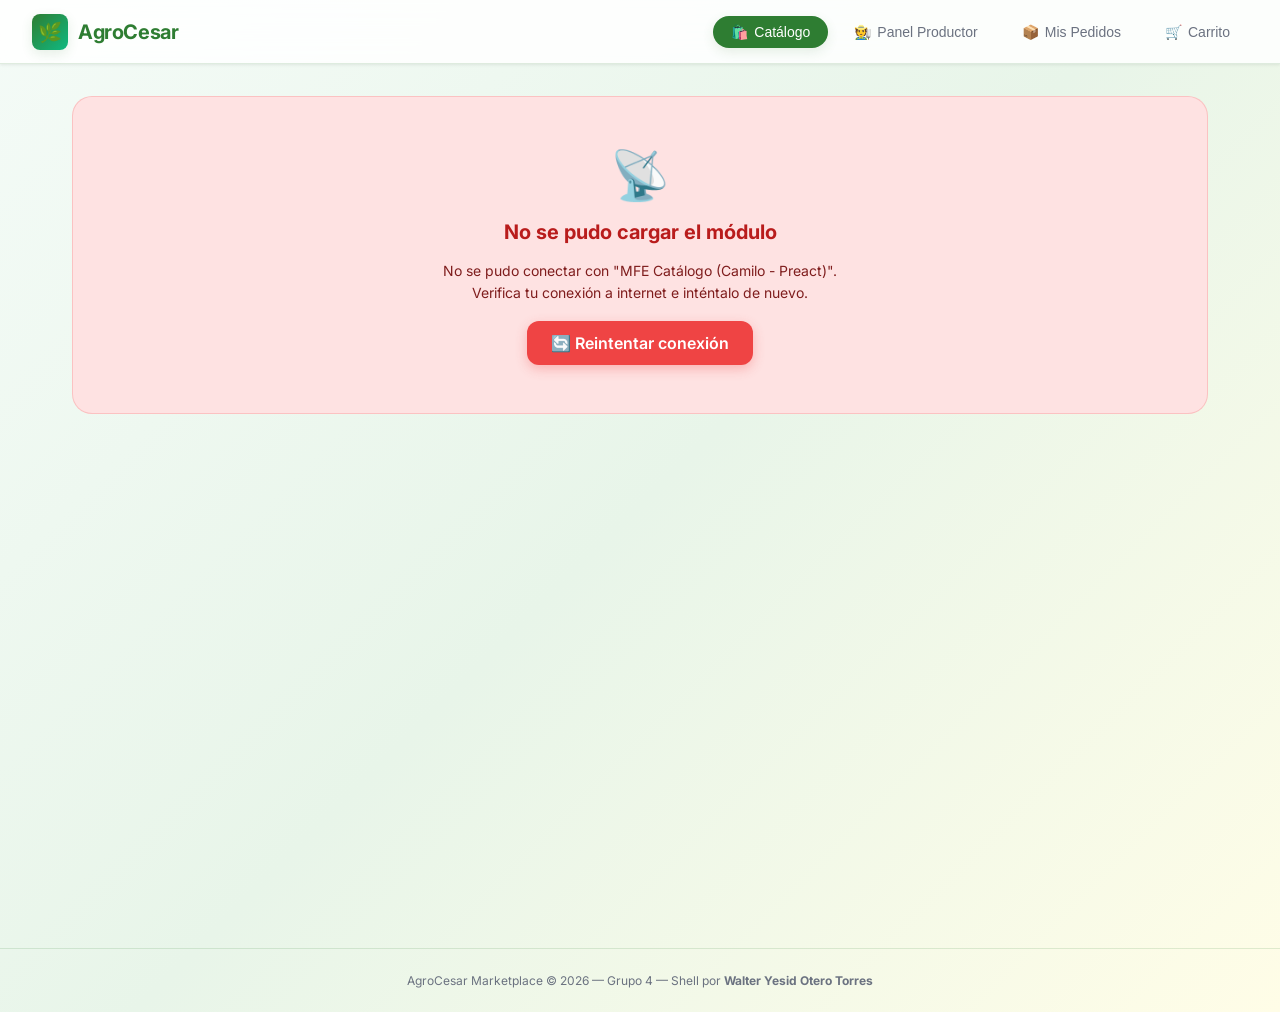
<file: index.html>
<!DOCTYPE html>
<html lang="es">
<head>
  <meta charset="UTF-8">
  <meta name="viewport" content="width=device-width, initial-scale=1.0">
  <title>AgroCesar Marketplace — Del campo a tu mesa</title>
  <meta name="description" content="AgroCesar Marketplace: Plataforma agrícola que conecta productores con compradores de forma directa, segura y sin intermediarios.">

  <!-- ── Sistema de Diseño (tokens del Shell) ─────────── -->
  <link rel="stylesheet" href="tokens.css">

  <style>
    /* ── Reset & Base ───────────────────────────────── */
    *, *::before, *::after { box-sizing: border-box; margin: 0; padding: 0; }

    body {
      font-family: var(--agro-fuente);
      background: var(--agro-fondo-gradiente);
      min-height: 100vh;
      color: var(--agro-texto-principal);
      overflow-x: hidden;
    }

    /* ── Navbar ─────────────────────────────────────── */
    #agro-navbar {
      position: sticky;
      top: 0;
      z-index: var(--agro-z-nav);
      background: rgba(255,255,255,0.85);
      backdrop-filter: blur(16px);
      -webkit-backdrop-filter: blur(16px);
      border-bottom: 1px solid var(--agro-borde);
      box-shadow: var(--agro-sombra-sm);
      padding: 0 var(--agro-espaciado-xl);
      height: 64px;
      display: flex;
      align-items: center;
      justify-content: space-between;
      gap: var(--agro-espaciado-md);
    }

    .agro-logo {
      display: flex;
      align-items: center;
      gap: 10px;
      text-decoration: none;
      color: var(--agro-primario);
      font-weight: 700;
      font-size: var(--agro-fuente-size-xl);
      letter-spacing: -0.02em;
      transition: opacity var(--agro-transition-fast);
    }
    .agro-logo:hover { opacity: 0.85; }
    .agro-logo-icon {
      width: 36px; height: 36px;
      background: linear-gradient(135deg, var(--agro-primario), var(--agro-exito));
      border-radius: var(--agro-borde-radius-sm);
      display: flex; align-items: center; justify-content: center;
      color: white; font-size: 1.2rem;
      box-shadow: var(--agro-sombra-md);
    }

    .agro-nav-links {
      display: flex;
      gap: var(--agro-espaciado-sm);
      list-style: none;
    }

    .agro-nav-link {
      display: flex;
      align-items: center;
      gap: 6px;
      padding: 8px 18px;
      border-radius: var(--agro-borde-radius-full);
      text-decoration: none;
      font-size: var(--agro-fuente-size-sm);
      font-weight: 500;
      color: var(--agro-texto-secundario);
      transition: all var(--agro-transition-fast);
      cursor: pointer;
      border: none;
      background: transparent;
    }
    .agro-nav-link:hover {
      background: var(--agro-primario-light);
      color: var(--agro-primario);
    }
    .agro-nav-link.active {
      background: var(--agro-primario);
      color: white;
      box-shadow: var(--agro-sombra-md);
    }

    /* Indicador de estado en la nav */
    .agro-nav-badge {
      display: none;
      align-items: center;
      justify-content: center;
      min-width: 18px; height: 18px;
      padding: 0 5px;
      background: var(--agro-secundario);
      color: var(--agro-texto-principal);
      border-radius: 9999px;
      font-size: 10px;
      font-weight: 700;
    }
    .agro-nav-badge.visible { display: inline-flex; }

    /* ── Panel lateral del Carrito ──────────────────── */
    #agro-carrito-overlay {
      position: fixed;
      inset: 0;
      background: rgba(0,0,0,0.35);
      z-index: calc(var(--agro-z-modal) - 1);
      opacity: 0;
      pointer-events: none;
      transition: opacity var(--agro-transition);
    }
    #agro-carrito-overlay.visible {
      opacity: 1;
      pointer-events: all;
    }
    #agro-carrito-panel {
      position: fixed;
      top: 0; right: 0;
      width: min(440px, 95vw);
      height: 100dvh;
      background: white;
      box-shadow: -8px 0 32px rgba(0,0,0,0.15);
      z-index: var(--agro-z-modal);
      display: flex;
      flex-direction: column;
      transform: translateX(110%);
      transition: transform var(--agro-transition) cubic-bezier(0.4,0,0.2,1);
      border-left: 1px solid var(--agro-borde);
    }
    #agro-carrito-panel.visible {
      transform: translateX(0);
    }
    #agro-carrito-header-bar {
      display: flex;
      align-items: center;
      justify-content: space-between;
      padding: var(--agro-espaciado-md) var(--agro-espaciado-lg);
      border-bottom: 1px solid var(--agro-borde);
      background: var(--agro-primario-light);
      flex-shrink: 0;
    }
    #agro-carrito-header-bar h2 {
      font-size: var(--agro-fuente-size-lg);
      font-weight: 700;
      color: var(--agro-primario);
      display: flex;
      align-items: center;
      gap: 8px;
    }
    #agro-carrito-close {
      background: none;
      border: none;
      font-size: 1.5rem;
      cursor: pointer;
      color: var(--agro-texto-secundario);
      padding: 4px 8px;
      border-radius: var(--agro-borde-radius-sm);
      transition: all var(--agro-transition-fast);
    }
    #agro-carrito-close:hover {
      background: var(--agro-error-light);
      color: var(--agro-error);
    }
    #agro-carrito-content {
      flex: 1;
      overflow-y: auto;
      padding: var(--agro-espaciado-lg);
    }

    /* ── Main Content Area ──────────────────────────── */
    #agro-main {
      min-height: calc(100vh - 64px);
      padding: var(--agro-espaciado-xl);
      max-width: 1200px;
      margin: 0 auto;
    }

    /* ── Contenedor del MFE activo ──────────────────── */
    #agro-mfe-container {
      width: 100%;
      min-height: 400px;
      position: relative;
    }

    /* ── Pantalla de bienvenida ─────────────────────── */
    #agro-welcome {
      display: flex;
      flex-direction: column;
      align-items: center;
      justify-content: center;
      text-align: center;
      padding: var(--agro-espaciado-2xl) var(--agro-espaciado-md);
      gap: var(--agro-espaciado-lg);
    }
    .agro-welcome-badge {
      display: inline-flex;
      align-items: center;
      gap: 8px;
      padding: 8px 18px;
      background: var(--agro-primario-light);
      color: var(--agro-primario);
      border-radius: var(--agro-borde-radius-full);
      font-size: var(--agro-fuente-size-sm);
      font-weight: 600;
      border: 1px solid rgba(46,125,50,0.2);
    }
    .agro-welcome-title {
      font-size: clamp(2rem, 5vw, 3.5rem);
      font-weight: 800;
      letter-spacing: -0.04em;
      line-height: 1.1;
      background: linear-gradient(135deg, var(--agro-primario) 0%, var(--agro-exito) 50%, var(--agro-secundario) 100%);
      -webkit-background-clip: text;
      -webkit-text-fill-color: transparent;
      background-clip: text;
    }
    .agro-welcome-subtitle {
      font-size: var(--agro-fuente-size-lg);
      color: var(--agro-texto-secundario);
      max-width: 520px;
      line-height: 1.6;
    }
    .agro-welcome-cta {
      display: flex;
      gap: var(--agro-espaciado-md);
      flex-wrap: wrap;
      justify-content: center;
    }
    .agro-btn-primary {
      display: inline-flex;
      align-items: center;
      gap: 8px;
      padding: 14px 28px;
      background: var(--agro-primario);
      color: white;
      border: none;
      border-radius: var(--agro-borde-radius);
      font-size: var(--agro-fuente-size-md);
      font-weight: 600;
      font-family: var(--agro-fuente);
      cursor: pointer;
      transition: all var(--agro-transition-fast);
      box-shadow: var(--agro-sombra-md);
      text-decoration: none;
    }
    .agro-btn-primary:hover {
      background: var(--agro-primario-hover);
      transform: translateY(-1px);
      box-shadow: var(--agro-sombra-lg);
    }
    .agro-btn-secondary {
      display: inline-flex;
      align-items: center;
      gap: 8px;
      padding: 14px 28px;
      background: white;
      color: var(--agro-primario);
      border: 1.5px solid var(--agro-borde);
      border-radius: var(--agro-borde-radius);
      font-size: var(--agro-fuente-size-md);
      font-weight: 600;
      font-family: var(--agro-fuente);
      cursor: pointer;
      transition: all var(--agro-transition-fast);
      text-decoration: none;
    }
    .agro-btn-secondary:hover {
      background: var(--agro-primario-light);
      border-color: var(--agro-primario);
      transform: translateY(-1px);
    }

    /* Feature cards en welcome */
    .agro-feature-grid {
      display: grid;
      grid-template-columns: repeat(auto-fit, minmax(200px, 1fr));
      gap: var(--agro-espaciado-md);
      width: 100%;
      max-width: 700px;
    }
    .agro-feature-card {
      background: white;
      border: 1px solid var(--agro-borde);
      border-radius: var(--agro-borde-radius);
      padding: var(--agro-espaciado-lg);
      text-align: left;
      box-shadow: var(--agro-sombra-sm);
      transition: all var(--agro-transition);
    }
    .agro-feature-card:hover {
      box-shadow: var(--agro-sombra-md);
      transform: translateY(-2px);
      border-color: var(--agro-primario);
    }
    .agro-feature-icon { font-size: 2rem; margin-bottom: 8px; }
    .agro-feature-title { font-weight: 600; font-size: var(--agro-fuente-size-md); margin-bottom: 4px; }
    .agro-feature-desc { font-size: var(--agro-fuente-size-sm); color: var(--agro-texto-secundario); line-height: 1.5; }

    /* ── Spinner de carga ───────────────────────────── */
    #agro-loader {
      display: none;
      flex-direction: column;
      align-items: center;
      justify-content: center;
      gap: var(--agro-espaciado-md);
      padding: var(--agro-espaciado-2xl);
    }
    #agro-loader.visible { display: flex; }
    .agro-spinner {
      width: 48px; height: 48px;
      border: 4px solid var(--agro-primario-light);
      border-top-color: var(--agro-primario);
      border-radius: 50%;
      animation: agro-spin 0.8s linear infinite;
    }
    @keyframes agro-spin { to { transform: rotate(360deg); } }
    .agro-loader-text {
      font-size: var(--agro-fuente-size-sm);
      color: var(--agro-texto-secundario);
      font-weight: 500;
    }

    /* ── Panel de Error / Resiliencia ───────────────── */
    #agro-error-panel {
      display: none;
      flex-direction: column;
      align-items: center;
      justify-content: center;
      gap: var(--agro-espaciado-md);
      padding: var(--agro-espaciado-2xl);
      background: var(--agro-error-light);
      border: 1px solid rgba(239,68,68,0.2);
      border-radius: var(--agro-borde-radius-lg);
      text-align: center;
    }
    #agro-error-panel.visible { display: flex; }
    .agro-error-icon { font-size: 3rem; }
    .agro-error-title {
      font-size: var(--agro-fuente-size-xl);
      font-weight: 700;
      color: #b91c1c;
    }
    .agro-error-msg {
      font-size: var(--agro-fuente-size-sm);
      color: #7f1d1d;
      max-width: 420px;
      line-height: 1.6;
    }
    .agro-btn-retry {
      display: inline-flex;
      align-items: center;
      gap: 8px;
      padding: 12px 24px;
      background: #ef4444;
      color: white;
      border: none;
      border-radius: var(--agro-borde-radius);
      font-size: var(--agro-fuente-size-md);
      font-weight: 600;
      font-family: var(--agro-fuente);
      cursor: pointer;
      transition: all var(--agro-transition-fast);
      box-shadow: 0 4px 12px rgba(239,68,68,0.3);
    }
    .agro-btn-retry:hover {
      background: #dc2626;
      transform: translateY(-1px);
    }

    /* ── Toast / Notificaciones Globales ────────────── */
    #agro-toast-container {
      position: fixed;
      bottom: 24px;
      right: 24px;
      z-index: var(--agro-z-toast);
      display: flex;
      flex-direction: column;
      gap: 10px;
      pointer-events: none;
    }

    .agro-toast {
      display: flex;
      align-items: center;
      gap: 12px;
      padding: 14px 20px;
      background: white;
      border-radius: var(--agro-borde-radius);
      box-shadow: var(--agro-sombra-lg);
      border-left: 4px solid var(--agro-primario);
      font-size: var(--agro-fuente-size-sm);
      font-weight: 500;
      color: var(--agro-texto-principal);
      min-width: 280px;
      max-width: 380px;
      pointer-events: all;
      animation: agro-toast-in 0.3s cubic-bezier(0.34, 1.56, 0.64, 1);
    }
    .agro-toast.saliendo {
      animation: agro-toast-out 0.3s ease forwards;
    }
    .agro-toast-icon { font-size: 1.4rem; flex-shrink: 0; }
    .agro-toast-content { flex: 1; }
    .agro-toast-title { font-weight: 700; margin-bottom: 2px; }
    .agro-toast-msg { color: var(--agro-texto-secundario); font-size: var(--agro-fuente-size-xs); }

    /* Variantes de color del toast */
    .agro-toast.exito  { border-left-color: var(--agro-exito); }
    .agro-toast.advertencia { border-left-color: var(--agro-advertencia); }
    .agro-toast.error  { border-left-color: var(--agro-error); }
    .agro-toast.info   { border-left-color: var(--agro-info); }

    @keyframes agro-toast-in {
      from { opacity: 0; transform: translateX(120%); }
      to   { opacity: 1; transform: translateX(0); }
    }
    @keyframes agro-toast-out {
      from { opacity: 1; transform: translateX(0); }
      to   { opacity: 0; transform: translateX(120%); }
    }

    /* ── Footer ─────────────────────────────────────── */
    #agro-footer {
      text-align: center;
      padding: var(--agro-espaciado-lg);
      font-size: var(--agro-fuente-size-xs);
      color: var(--agro-texto-secundario);
      border-top: 1px solid var(--agro-borde);
      margin-top: var(--agro-espaciado-2xl);
    }

    /* ── Responsive ─────────────────────────────────── */
    @media (max-width: 640px) {
      #agro-navbar { padding: 0 var(--agro-espaciado-md); }
      #agro-main { padding: var(--agro-espaciado-md); }
      .agro-nav-link span { display: none; }
      #agro-toast-container { right: 12px; bottom: 12px; }
      .agro-toast { min-width: unset; width: calc(100vw - 24px); }
    }
  </style>
</head>
<body>

  <!-- ══════════════════════════════════════════════════
       NAVBAR — Shell permanente (siempre visible)
  ══════════════════════════════════════════════════════ -->
  <nav id="agro-navbar" role="navigation" aria-label="Navegación principal">
    <a href="#/" class="agro-logo" id="agro-logo-link">
      <div class="agro-logo-icon">🌿</div>
      <span>AgroCesar</span>
    </a>

    <ul class="agro-nav-links" role="list">
      <li>
        <button
          id="nav-catalogo"
          class="agro-nav-link active"
          onclick="AgroShell.navegar('catalogo')"
          aria-label="Ver catálogo de productos"
        >
          🛍️ <span>Catálogo</span>
        </button>
      </li>
      <li>
        <button
          id="nav-operaciones"
          class="agro-nav-link"
          onclick="AgroShell.navegar('operaciones')"
          aria-label="Ver panel del productor y operaciones"
        >
          🧑‍🌾 <span>Panel Productor</span>
        </button>
      </li>
      <li>
        <button
          id="nav-pedidos"
          class="agro-nav-link"
          onclick="AgroShell.navegar('pedidos')"
          aria-label="Ver seguimiento de pedidos"
        >
          📦 <span>Mis Pedidos</span>
          <span id="agro-badge-pedidos" class="agro-nav-badge" aria-live="polite"></span>
        </button>
      </li>
      <li>
        <button
          id="nav-carrito"
          class="agro-nav-link"
          onclick="AgroShell.abrirCarrito()"
          aria-label="Ver carrito de compras"
        >
          🛒 <span>Carrito</span>
          <span id="agro-badge-carrito" class="agro-nav-badge" aria-live="polite"></span>
        </button>
      </li>
    </ul>
  </nav>

  <!-- ══════════════════════════════════════════════════
       ÁREA PRINCIPAL
  ══════════════════════════════════════════════════════ -->
  <main id="agro-main" role="main">

    <!-- Spinner de carga de MFE -->
    <div id="agro-loader" role="status" aria-label="Cargando módulo">
      <div class="agro-spinner"></div>
      <p class="agro-loader-text" id="agro-loader-text">Cargando módulo...</p>
    </div>

    <!-- Panel de error / resiliencia -->
    <div id="agro-error-panel" role="alert" aria-live="assertive">
      <div class="agro-error-icon">📡</div>
      <h2 class="agro-error-title">No se pudo cargar el módulo</h2>
      <p class="agro-error-msg" id="agro-error-msg">
        El servicio no está disponible en este momento.
        Verifica tu conexión o inténtalo de nuevo.
      </p>
      <button
        id="agro-btn-reintentar"
        class="agro-btn-retry"
        aria-label="Reintentar conexión"
      >
        🔄 Reintentar conexión
      </button>
    </div>

    <!-- Contenedor donde se montan los MFEs -->
    <div id="agro-mfe-container" role="region" aria-live="polite" aria-label="Contenido principal"></div>

  </main>

  <!-- ══════════════════════════════════════════════════
       CARRITO PANEL — Siempre montado, se desliza al abrir
  ══════════════════════════════════════════════════════ -->
  <div id="agro-carrito-overlay" onclick="AgroShell.cerrarCarrito()" aria-hidden="true"></div>
  <aside id="agro-carrito-panel" role="complementary" aria-label="Carrito de compras">
    <div id="agro-carrito-header-bar">
      <h2>🛒 Carrito de Compras</h2>
      <button id="agro-carrito-close" onclick="AgroShell.cerrarCarrito()" aria-label="Cerrar carrito">✕</button>
    </div>
    <div id="agro-carrito-content">
      <!-- mountAgroLogistica renderiza aquí -->
    </div>
  </aside>

  <!-- ══════════════════════════════════════════════════
       TOAST CONTAINER — Global, siempre montado
  ══════════════════════════════════════════════════════ -->
  <div id="agro-toast-container" aria-live="polite" aria-atomic="false"></div>

  <!-- ══════════════════════════════════════════════════
       FOOTER
  ══════════════════════════════════════════════════════ -->
  <footer id="agro-footer">
    <p>AgroCesar Marketplace &copy; 2026 &mdash; Grupo 4 &mdash;
      Shell por <strong>Walter Yesid Otero Torres</strong>
    </p>
  </footer>

  <!-- ══════════════════════════════════════════════════
       SCRIPTS DE LOS MFEs (loaders controlados)
       Se cargan aquí pero se montan bajo demanda via rutas
  ══════════════════════════════════════════════════════ -->
  <script src="mfe-catalogo-mock.js"></script>
  <script src="mfe-pedidos-mock.js"></script>
  <script src="mfe-operaciones.js"></script>
  <!-- Carrito/Logística: siempre cargado para escuchar carrito:agregado -->
  <script src="https://bespoke-entremet-48552c.netlify.app/logistica.js"></script>

  <!-- ══════════════════════════════════════════════════
       APP SHELL — Orquestador principal (Vanilla JS)
       Propietario: Walter Yesid Otero Torres
  ══════════════════════════════════════════════════════ -->
  <script>
  (function () {
    'use strict';

    // ── Configuración del Shell ──────────────────────────
    const SHELL_CONFIG = {
      mfes: {
        catalogo: {
          nombre: 'MFE Catálogo (Camilo - Preact)',
          loader: async () => {
            // El mfe-catalogo-mock.js ya expone window.mountAgroCatalogo
            if (!window.mountAgroCatalogo) {
              throw new Error('mountAgroCatalogo no está disponible');
            }
          },
          mount: (containerId) => window.mountAgroCatalogo(containerId, {}),
          unmount: (containerId) => {
            if (window.unmountAgroCatalogo) window.unmountAgroCatalogo(containerId);
          }
        },
        operaciones: {
          nombre: 'MFE Operaciones (Panel Productor - React 18)',
          loader: async () => {
            await window.cargarMFEOperaciones();
          },
          mount: (containerId) => {
            if (window.mountAgroOperaciones) {
              window.mountAgroOperaciones(containerId, {
                usuario: { nombre: 'Walter Otero (Productor)', rol: 'productor' }
              });
            }
          },
          unmount: (containerId) => {
            if (window.unmountAgroOperaciones) {
              window.unmountAgroOperaciones(containerId);
            }
          }
        },
        pedidos: {
          nombre: 'MFE Seguimiento de Pedidos (Anderson - Vue 3)',
          loader: async () => {
            // Delegar al loader centralizado que gestiona Vue 3 + pedidos.js
            await window.cargarMFEPedidos();
          },
          mount: (containerId) => {
            const props = estado.ultimoPedido ? {
              pedidoId: estado.ultimoPedido.pedidoId || estado.ultimoPedido.id,
              total: estado.ultimoPedido.total || 0,
              conductorId: estado.ultimoPedido.idConductor || estado.ultimoPedido.conductorId || null
            } : {};
            return window.mountAgroSeguimiento(containerId, props);
          },
          unmount: (containerId) => {
            if (window.unmountAgroSeguimiento) window.unmountAgroSeguimiento(containerId);
          }
        }
      },
      contendorId: 'agro-mfe-container',
      rutaDefecto: 'catalogo'
    };

    // Recuperar último pedido activo de localStorage si existe
    let ultimoPedidoGuardado = null;
    try {
      const guardado = localStorage.getItem('agro_ultimo_pedido');
      if (guardado) ultimoPedidoGuardado = JSON.parse(guardado);
    } catch (e) {}

    // ── Estado interno del Shell ─────────────────────────
    const estado = {
      rutaActual: null,
      cargando: false,
      intentoActual: 0,
      maxIntentos: 3,
      pedidosActivos: ultimoPedidoGuardado ? 1 : 0,
      ultimoPedido: ultimoPedidoGuardado
    };

    // ── Referencias al DOM ───────────────────────────────
    const $loader         = document.getElementById('agro-loader');
    const $loaderText     = document.getElementById('agro-loader-text');
    const $errorPanel     = document.getElementById('agro-error-panel');
    const $errorMsg       = document.getElementById('agro-error-msg');
    const $container      = document.getElementById(SHELL_CONFIG.contendorId);
    const $btnReintentar  = document.getElementById('agro-btn-reintentar');
    const $toastContainer = document.getElementById('agro-toast-container');
    const $badgePedidos   = document.getElementById('agro-badge-pedidos');
    const $badgeCarrito   = document.getElementById('agro-badge-carrito');
    const $carritoPanel   = document.getElementById('agro-carrito-panel');
    const $carritoOverlay = document.getElementById('agro-carrito-overlay');
    const $carritoContent = document.getElementById('agro-carrito-content');

    // ──────────────────────────────────────────────────────
    //  SISTEMA DE NOTIFICACIONES TOAST
    // ──────────────────────────────────────────────────────
    const ESTADOS_PEDIDO_CONFIG = {
      'Recibido':        { emoji: '✅', tipo: 'exito',       duracion: 4000 },
      'En preparación':  { emoji: '👨‍🍳', tipo: 'info',        duracion: 4000 },
      'En camino':       { emoji: '🚚', tipo: 'advertencia', duracion: 5000 },
      'Entregado':       { emoji: '🎉', tipo: 'exito',       duracion: 6000 },
    };

    /**
     * Muestra una notificación Toast en el Shell.
     * @param {string} titulo - Título del toast
     * @param {string} mensaje - Mensaje secundario
     * @param {string} [tipo='exito'] - Variante: exito|advertencia|error|info
     * @param {string} [emoji='🔔'] - Emoji/icono del toast
     * @param {number} [duracion=4000] - Duración en ms antes de desaparecer
     */
    function mostrarToast(titulo, mensaje, tipo = 'exito', emoji = '🔔', duracion = 4000, onClick = null) {
      const toast = document.createElement('div');
      toast.className = `agro-toast ${tipo}`;
      if (onClick) toast.style.cursor = 'pointer';
      toast.setAttribute('role', 'status');
      toast.innerHTML = `
        <span class="agro-toast-icon">${emoji}</span>
        <div class="agro-toast-content">
          <div class="agro-toast-title">${titulo}</div>
          <div class="agro-toast-msg">${mensaje}</div>
        </div>
      `;

      $toastContainer.appendChild(toast);

      // Auto-remover con animación de salida
      const timer = setTimeout(() => {
        toast.classList.add('saliendo');
        toast.addEventListener('animationend', () => toast.remove(), { once: true });
      }, duracion);

      // Click para cerrar manualmente y ejecutar callback opcional
      toast.addEventListener('click', () => {
        clearTimeout(timer);
        toast.classList.add('saliendo');
        toast.addEventListener('animationend', () => toast.remove(), { once: true });
        if (typeof onClick === 'function') onClick();
      });
    }

    // ──────────────────────────────────────────────────────
    //  CARRITO — Abrir / Cerrar panel lateral
    // ──────────────────────────────────────────────────────
    let carritoItems = 0;

    function abrirCarrito() {
      $carritoPanel.classList.add('visible');
      $carritoOverlay.classList.add('visible');
      document.getElementById('nav-carrito').classList.add('active');
      document.body.style.overflow = 'hidden';
    }

    function cerrarCarrito() {
      $carritoPanel.classList.remove('visible');
      $carritoOverlay.classList.remove('visible');
      document.getElementById('nav-carrito').classList.remove('active');
      document.body.style.overflow = '';
    }

    // Montar el MFE Carrito/Logística en el panel lateral al arranque
    // Permanece montado TODO el tiempo para escuchar carrito:agregado
    function inicializarCarrito() {
      // Cargar CSS del carrito
      if (!document.querySelector('link[href="https://bespoke-entremet-48552c.netlify.app/styles.css"]')) {
        const link = document.createElement('link');
        link.rel = 'stylesheet';
        link.href = 'https://bespoke-entremet-48552c.netlify.app/styles.css';
        document.head.appendChild(link);
      }

      // Montar cuando logistica.js esté disponible
      const intentarMount = () => {
        if (typeof window.mountAgroLogistica === 'function') {
          window.mountAgroLogistica('agro-carrito-content', { offlineMode: false });
          console.log('[AgroCesar Shell] 🛒 MFE Carrito/Logística montado en panel lateral');
        } else {
          // Reintentar en 200ms si el script aún no cargó
          setTimeout(intentarMount, 200);
        }
      };
      intentarMount();
    }

    // ──────────────────────────────────────────────────────
    //  LISTENER GLOBAL — pedido:estado (Emitido por Anderson)
    //  El Shell captura esto SIN IMPORTAR en qué vista está.
    // ──────────────────────────────────────────────────────
    window.addEventListener('pedido:estado', (event) => {
      const { pedidoId, estado: estadoPedido } = event.detail || {};
      if (!estadoPedido) return;

      const config = ESTADOS_PEDIDO_CONFIG[estadoPedido] || {
        emoji: '📦', tipo: 'info', duracion: 4000
      };

      console.log(`[AgroCesar Shell] 📦 pedido:estado recibido → Pedido ${pedidoId}: ${estadoPedido}`);

      mostrarToast(
        `Pedido #${pedidoId}`,
        `Estado actualizado: ${estadoPedido}`,
        config.tipo,
        config.emoji,
        config.duracion
      );

      // Si el pedido llega a "Entregado", limpiar badge de la nav y storage
      if (estadoPedido === 'Entregado') {
        estado.pedidosActivos = Math.max(0, estado.pedidosActivos - 1);
        actualizarBadge();
        try { localStorage.removeItem('agro_ultimo_pedido'); } catch (e) {}
      }
    });

    // ──────────────────────────────────────────────────────
    //  LISTENER — carrito:agregado (Emitido por Catálogo de Camilo)
    //  El Shell escucha para: badge + toast + abrir panel
    // ──────────────────────────────────────────────────────
    window.addEventListener('carrito:agregado', (event) => {
      const { nombre, precio } = event.detail || {};
      console.log('[AgroCesar Shell] 🛒 carrito:agregado recibido:', event.detail);

      // Incrementar badge del carrito
      carritoItems++;
      $badgeCarrito.textContent = carritoItems;
      $badgeCarrito.classList.add('visible');

      // Abrir el panel del carrito automáticamente
      abrirCarrito();

      mostrarToast(
        '¡Agregado al carrito!',
        `${nombre} — $${precio ? precio.toLocaleString('es-CO') : ''}`,
        'exito',
        '🛒',
        3000
      );
    });

    // ──────────────────────────────────────────────────────
    //  LISTENER — producto:publicado (Emitido por Operaciones)
    // ──────────────────────────────────────────────────────
    window.addEventListener('producto:publicado', (event) => {
      // Ignorar eventos rehidratados para no repetir toasts ni redirecciones
      if (event.detail && event.detail._rehidratado) return;

      const { nombre, precio, categoria } = event.detail || {};
      console.log('[AgroCesar Shell] 🌱 producto:publicado recibido:', event.detail);

      mostrarToast(
        '¡Producto publicado!',
        `${nombre || 'Nuevo producto'} (${categoria || 'Cosecha'}) — $${precio ? precio.toLocaleString('es-CO') : ''} COP`,
        'exito',
        '🌱',
        4000
      );

      // Redireccionar inmediatamente al catálogo como solicitó el usuario
      AgroShell.navegar('catalogo');
    });

    // ──────────────────────────────────────────────────────
    //  LISTENER — pedido:confirmado (para conteo de badge + limpiar carrito)
    // ──────────────────────────────────────────────────────
    const onPedidoConfirmado = (event) => {
      const detail = event.detail || {};
      console.log('[AgroCesar Shell] 📦 pedido:confirmado recibido:', detail);
      estado.pedidosActivos = 1;
      estado.ultimoPedido = detail;
      try {
        localStorage.setItem('agro_ultimo_pedido', JSON.stringify(detail));
      } catch (e) {}
      actualizarBadge();

      // Limpiar badge del carrito tras confirmar pedido
      carritoItems = 0;
      $badgeCarrito.textContent = '0';
      $badgeCarrito.classList.remove('visible');
      cerrarCarrito();

      // Redirigir y montar automáticamente el seguimiento de pedidos
      if (window.location.hash === '#/pedidos') {
        cargarMFE('pedidos');
      } else {
        AgroShell.navegar('pedidos');
      }
    };
    window.addEventListener('pedido:confirmado', onPedidoConfirmado);
    window.addEventListener('pedido:confirmado:v2', onPedidoConfirmado);

    function actualizarBadge() {
      if (estado.pedidosActivos > 0) {
        $badgePedidos.textContent = estado.pedidosActivos;
        $badgePedidos.classList.add('visible');
      } else {
        $badgePedidos.classList.remove('visible');
      }
    }

    // ──────────────────────────────────────────────────────
    //  UI HELPERS
    // ──────────────────────────────────────────────────────
    function mostrarLoader(texto = 'Cargando módulo...') {
      $loaderText.textContent = texto;
      $loader.classList.add('visible');
      $errorPanel.classList.remove('visible');
      $container.innerHTML = '';
    }

    function ocultarLoader() {
      $loader.classList.remove('visible');
    }

    function mostrarError(mfeNombre, urlOrError) {
      $errorMsg.textContent = `No se pudo conectar con "${mfeNombre}". Verifica tu conexión a internet e inténtalo de nuevo.`;
      $errorPanel.classList.add('visible');
      ocultarLoader();
      console.error(`[AgroCesar Shell] ❌ Error al cargar ${mfeNombre}:`, urlOrError);
    }

    function ocultarError() {
      $errorPanel.classList.remove('visible');
    }

    function actualizarNavActiva(ruta) {
      document.querySelectorAll('.agro-nav-link').forEach(btn => btn.classList.remove('active'));
      const btnActivo = document.getElementById(`nav-${ruta}`);
      if (btnActivo) btnActivo.classList.add('active');
    }

    // ──────────────────────────────────────────────────────
    //  ENRUTADOR Y CARGADOR DE MFEs
    // ──────────────────────────────────────────────────────

    /**
     * Carga y monta un MFE con:
     * - Medición de performance
     * - Manejo de errores y resiliencia
     * - Spinner mientras carga
     * @param {string} ruta - Clave del MFE en SHELL_CONFIG.mfes
     */
    async function cargarMFE(ruta) {
      const config = SHELL_CONFIG.mfes[ruta];
      if (!config) {
        console.warn(`[AgroCesar Shell] Ruta desconocida: ${ruta}`);
        return;
      }

      if (estado.cargando) return;
      estado.cargando = true;

      // Desmontar MFE anterior si existe
      if (estado.rutaActual) {
        const configAnterior = SHELL_CONFIG.mfes[estado.rutaActual];
        if (configAnterior) {
          try {
            configAnterior.unmount(SHELL_CONFIG.contendorId);
          } catch (e) {
            console.warn('[AgroCesar Shell] Error al desmontar MFE anterior:', e);
          }
        }
      }

      mostrarLoader(`Conectando con ${config.nombre}...`);
      ocultarError();
      actualizarNavActiva(ruta);

      const inicioTotal = performance.now();

      try {
        // 1. Ejecutar loader (cargar dependencias y scripts)
        const inicioLoader = performance.now();
        await config.loader();
        const duracionLoader = Math.round(performance.now() - inicioLoader);
        console.log(`[AgroCesar] ${config.nombre} cargado en ${duracionLoader}ms`);

        // 2. Montar el MFE en el contenedor
        ocultarLoader();
        $container.innerHTML = '';

        const inicioMount = performance.now();
        await config.mount(SHELL_CONFIG.contendorId);
        const duracionMount = Math.round(performance.now() - inicioMount);

        const duracionTotal = Math.round(performance.now() - inicioTotal);
        console.log(`[AgroCesar] ${config.nombre} montado en ${duracionMount}ms (total: ${duracionTotal}ms)`);

        estado.rutaActual = ruta;
        estado.intentoActual = 0;

      } catch (err) {
        mostrarError(config.nombre, err);
        estado.intentoActual++;

        // Auto-reintento hasta maxIntentos con backoff
        if (estado.intentoActual < estado.maxIntentos) {
          const espera = estado.intentoActual * 2000;
          console.log(`[AgroCesar Shell] ⏳ Reintentando en ${espera}ms... (intento ${estado.intentoActual}/${estado.maxIntentos})`);
          setTimeout(() => {
            estado.cargando = false;
            cargarMFE(ruta);
          }, espera);
          return;
        }
      } finally {
        estado.cargando = false;
      }
    }

    // ──────────────────────────────────────────────────────
    //  ENRUTADOR HASH
    // ──────────────────────────────────────────────────────
    function resolverRuta(hash) {
      const mapa = {
        '#/':            'catalogo',
        '#/catalogo':    'catalogo',
        '#/pedidos':     'pedidos',
        '#/operaciones': 'operaciones',
      };
      return mapa[hash] || SHELL_CONFIG.rutaDefecto;
    }

    function manejarCambioRuta() {
      const hash = window.location.hash || '#/';
      const ruta = resolverRuta(hash);
      if (ruta !== estado.rutaActual || !estado.rutaActual) {
        cargarMFE(ruta);
      }
    }

    // Escuchar cambios de hash (navegación)
    window.addEventListener('hashchange', manejarCambioRuta);

    // ──────────────────────────────────────────────────────
    //  API PÚBLICA DEL SHELL (window.AgroShell)
    // ──────────────────────────────────────────────────────
    window.AgroShell = {
      /**
       * Navega a una ruta del Shell.
       * @param {string} ruta - 'catalogo' | 'pedidos' | 'operaciones'
       */
      navegar(ruta) {
        const hashes = {
          catalogo:    '#/catalogo',
          pedidos:     '#/pedidos',
          operaciones: '#/operaciones',
        };
        window.location.hash = hashes[ruta] || '#/';
      },

      /** Abre el panel lateral del carrito */
      abrirCarrito,

      /** Cierra el panel lateral del carrito */
      cerrarCarrito,

      /**
       * Muestra un toast manualmente desde cualquier MFE.
       */
      mostrarToast,

      /**
       * Obtiene la ruta actualmente activa.
       */
      getRutaActual() {
        return estado.rutaActual;
      }
    };

    // ──────────────────────────────────────────────────────
    //  BOTÓN REINTENTAR
    // ──────────────────────────────────────────────────────
    $btnReintentar.addEventListener('click', () => {
      estado.intentoActual = 0;
      estado.cargando = false;
      ocultarError();
      const hash = window.location.hash || '#/';
      cargarMFE(resolverRuta(hash));
    });

    // ──────────────────────────────────────────────────────
    //  ARRANQUE INICIAL
    // ──────────────────────────────────────────────────────
    console.log('[AgroCesar Shell] 🌿 Iniciando App Shell — Walter Yesid Otero Torres');
    manejarCambioRuta();
    // Montar el MFE Carrito/Logística en el panel lateral (siempre activo)
    inicializarCarrito();

  })();
  </script>

</body>
</html>
</file>
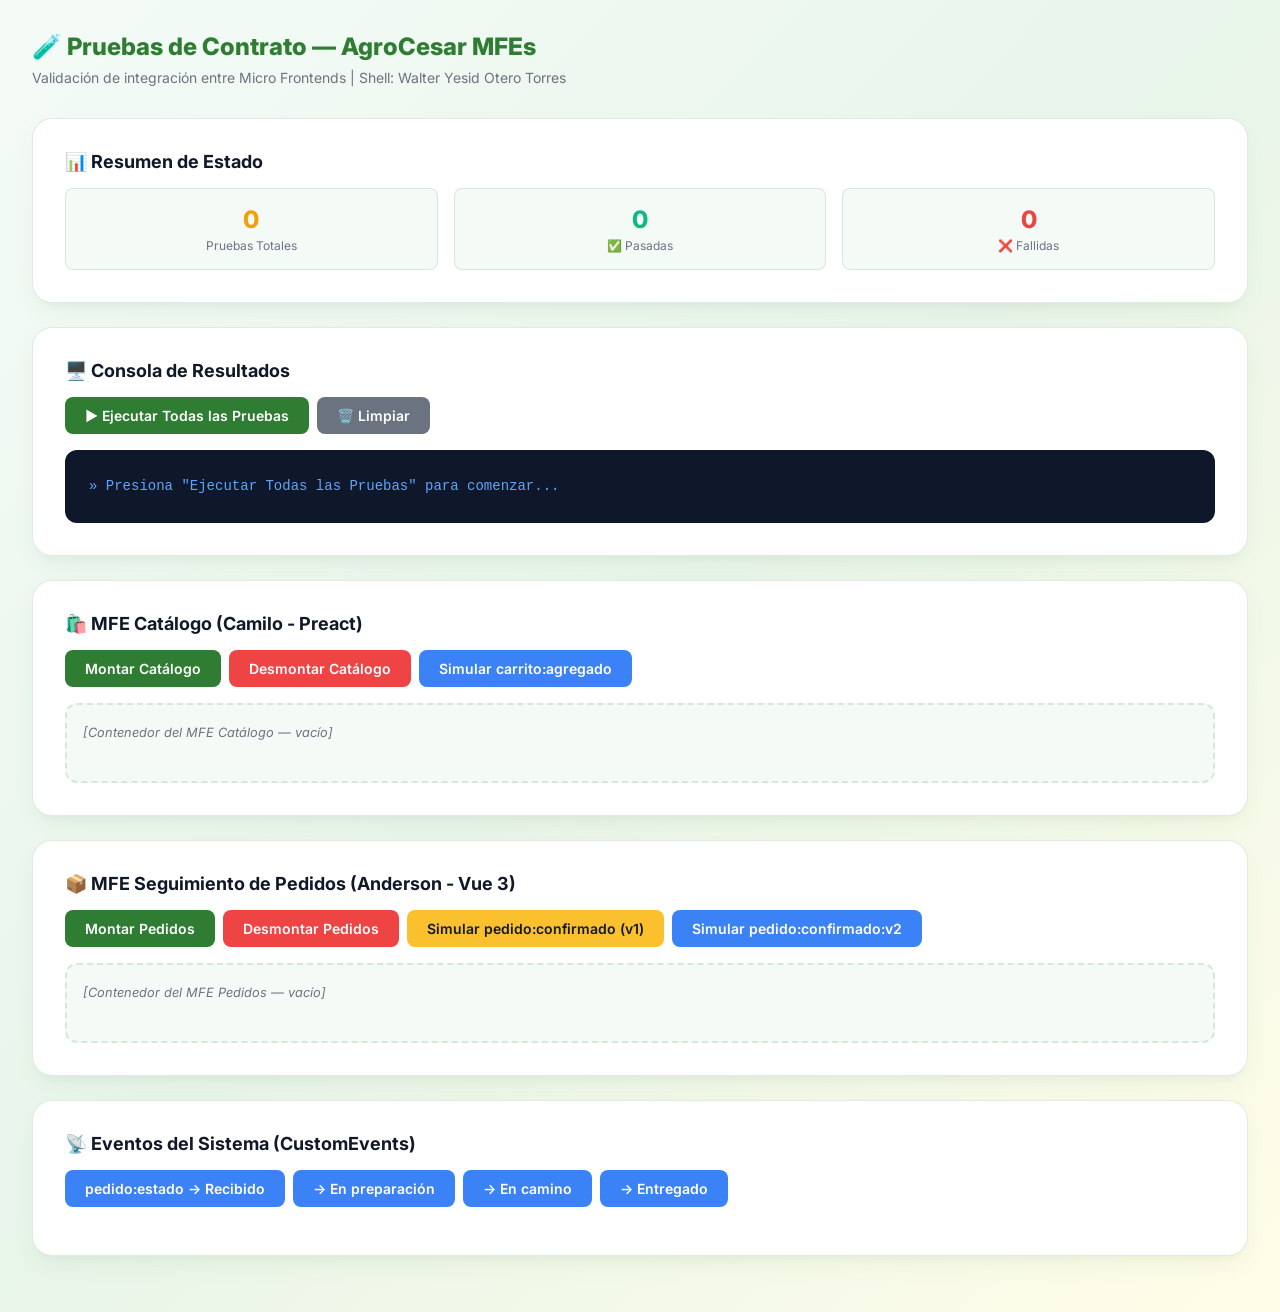
<file: contrato.html>
<!DOCTYPE html>
<html lang="es">
<head>
  <meta charset="UTF-8">
  <meta name="viewport" content="width=device-width, initial-scale=1.0">
  <title>AgroCesar — Pruebas de Contrato MFE</title>
  <meta name="description" content="Página de pruebas de contrato para validar integración de Micro Frontends del AgroCesar Marketplace.">
  <link rel="stylesheet" href="tokens.css">
  <style>
    *, *::before, *::after { box-sizing: border-box; margin: 0; padding: 0; }
    body {
      font-family: var(--agro-fuente);
      background: var(--agro-fondo-gradiente);
      min-height: 100vh;
      padding: var(--agro-espaciado-xl);
      color: var(--agro-texto-principal);
    }
    h1 {
      font-size: var(--agro-fuente-size-2xl);
      font-weight: 800;
      color: var(--agro-primario);
      margin-bottom: var(--agro-espaciado-sm);
    }
    .subtitulo {
      color: var(--agro-texto-secundario);
      font-size: var(--agro-fuente-size-sm);
      margin-bottom: var(--agro-espaciado-xl);
    }
    .seccion {
      background: white;
      border-radius: var(--agro-borde-radius-lg);
      padding: var(--agro-espaciado-xl);
      margin-bottom: var(--agro-espaciado-lg);
      box-shadow: var(--agro-sombra-card);
      border: 1px solid var(--agro-borde);
    }
    .seccion h2 {
      font-size: var(--agro-fuente-size-lg);
      font-weight: 700;
      margin-bottom: var(--agro-espaciado-md);
      display: flex;
      align-items: center;
      gap: 8px;
    }
    /* Panel de resultados de prueba */
    #resultados {
      font-family: 'Courier New', monospace;
      font-size: var(--agro-fuente-size-sm);
      background: #0f172a;
      color: #e2e8f0;
      border-radius: var(--agro-borde-radius);
      padding: var(--agro-espaciado-lg);
      max-height: 480px;
      overflow-y: auto;
      line-height: 1.8;
    }
    .log-ok    { color: #4ade80; }
    .log-fail  { color: #f87171; }
    .log-info  { color: #60a5fa; }
    .log-warn  { color: #fbbf24; }
    .log-sep   { color: #475569; border-bottom: 1px solid #1e293b; margin: 4px 0; display: block; }

    /* Botones de prueba */
    .agro-btn-group {
      display: flex;
      gap: var(--agro-espaciado-sm);
      flex-wrap: wrap;
      margin-bottom: var(--agro-espaciado-md);
    }
    button.test-btn {
      padding: 10px 20px;
      border: none;
      border-radius: var(--agro-borde-radius-sm);
      font-family: var(--agro-fuente);
      font-size: var(--agro-fuente-size-sm);
      font-weight: 600;
      cursor: pointer;
      transition: all var(--agro-transition-fast);
    }
    button.test-btn:hover { opacity: 0.85; transform: translateY(-1px); }
    .btn-verde    { background: var(--agro-primario); color: white; }
    .btn-azul     { background: var(--agro-info); color: white; }
    .btn-amarillo { background: var(--agro-secundario); color: #111827; }
    .btn-rojo     { background: var(--agro-error); color: white; }
    .btn-gris     { background: #6b7280; color: white; }

    /* Contenedores de previsualización de MFEs */
    #preview-catalogo, #preview-pedidos {
      min-height: 80px;
      border: 2px dashed var(--agro-borde);
      border-radius: var(--agro-borde-radius);
      padding: var(--agro-espaciado-md);
      margin-top: var(--agro-espaciado-md);
      background: var(--agro-fondo);
    }

    /* Resumen de estado */
    #resumen-estado {
      display: flex;
      gap: var(--agro-espaciado-md);
      flex-wrap: wrap;
    }
    .estado-card {
      flex: 1;
      min-width: 160px;
      background: var(--agro-fondo);
      border-radius: var(--agro-borde-radius-sm);
      padding: var(--agro-espaciado-md);
      border: 1px solid var(--agro-borde);
      text-align: center;
    }
    .estado-card .valor {
      font-size: var(--agro-fuente-size-2xl);
      font-weight: 800;
    }
    .estado-card .etiqueta {
      font-size: var(--agro-fuente-size-xs);
      color: var(--agro-texto-secundario);
      margin-top: 4px;
    }
    .valor.ok   { color: var(--agro-exito); }
    .valor.fail { color: var(--agro-error); }
    .valor.pend { color: var(--agro-advertencia); }
  </style>
</head>
<body>

  <h1>🧪 Pruebas de Contrato — AgroCesar MFEs</h1>
  <p class="subtitulo">
    Validación de integración entre Micro Frontends | Shell: Walter Yesid Otero Torres
  </p>

  <!-- ── Resumen de estado ── -->
  <section class="seccion">
    <h2>📊 Resumen de Estado</h2>
    <div id="resumen-estado">
      <div class="estado-card">
        <div class="valor pend" id="cnt-total">0</div>
        <div class="etiqueta">Pruebas Totales</div>
      </div>
      <div class="estado-card">
        <div class="valor ok" id="cnt-ok">0</div>
        <div class="etiqueta">✅ Pasadas</div>
      </div>
      <div class="estado-card">
        <div class="valor fail" id="cnt-fail">0</div>
        <div class="etiqueta">❌ Fallidas</div>
      </div>
    </div>
  </section>

  <!-- ── Panel de logs ── -->
  <section class="seccion">
    <h2>🖥️ Consola de Resultados</h2>
    <div class="agro-btn-group">
      <button class="test-btn btn-verde" id="btn-run-all" onclick="ejecutarTodasLasPruebas()">
        ▶ Ejecutar Todas las Pruebas
      </button>
      <button class="test-btn btn-gris" onclick="limpiarResultados()">
        🗑️ Limpiar
      </button>
    </div>
    <div id="resultados">
      <span class="log-info">» Presiona "Ejecutar Todas las Pruebas" para comenzar...</span>
    </div>
  </section>

  <!-- ── Pruebas de Ciclo de Vida — Catálogo ── -->
  <section class="seccion">
    <h2>🛍️ MFE Catálogo (Camilo - Preact)</h2>
    <div class="agro-btn-group">
      <button class="test-btn btn-verde" onclick="probarMountCatalogo()">
        Montar Catálogo
      </button>
      <button class="test-btn btn-rojo" onclick="probarUnmountCatalogo()">
        Desmontar Catálogo
      </button>
      <button class="test-btn btn-azul" onclick="probarEventoCarritoAgregado()">
        Simular carrito:agregado
      </button>
    </div>
    <div id="preview-catalogo">
      <em style="color: var(--agro-texto-secundario); font-size: 0.8rem;">
        [Contenedor del MFE Catálogo — vacío]
      </em>
    </div>
  </section>

  <!-- ── Pruebas de Ciclo de Vida — Pedidos ── -->
  <section class="seccion">
    <h2>📦 MFE Seguimiento de Pedidos (Anderson - Vue 3)</h2>
    <div class="agro-btn-group">
      <button class="test-btn btn-verde" onclick="probarMountPedidos()">
        Montar Pedidos
      </button>
      <button class="test-btn btn-rojo" onclick="probarUnmountPedidos()">
        Desmontar Pedidos
      </button>
      <button class="test-btn btn-amarillo" onclick="probarEventoPedidoConfirmado()">
        Simular pedido:confirmado (v1)
      </button>
      <button class="test-btn btn-azul" onclick="probarEventoPedidoConfirmadoV2()">
        Simular pedido:confirmado:v2
      </button>
    </div>
    <div id="preview-pedidos">
      <em style="color: var(--agro-texto-secundario); font-size: 0.8rem;">
        [Contenedor del MFE Pedidos — vacío]
      </em>
    </div>
  </section>

  <!-- ── Pruebas de CustomEvents del Shell ── -->
  <section class="seccion">
    <h2>📡 Eventos del Sistema (CustomEvents)</h2>
    <div class="agro-btn-group">
      <button class="test-btn btn-azul" onclick="probarEventoPedidoEstado('Recibido')">
        pedido:estado → Recibido
      </button>
      <button class="test-btn btn-azul" onclick="probarEventoPedidoEstado('En preparación')">
        → En preparación
      </button>
      <button class="test-btn btn-azul" onclick="probarEventoPedidoEstado('En camino')">
        → En camino
      </button>
      <button class="test-btn btn-azul" onclick="probarEventoPedidoEstado('Entregado')">
        → Entregado
      </button>
    </div>
  </section>

  <!-- Cargar los MFE loaders para pruebas -->
  <script src="mfe-catalogo-mock.js"></script>
  <script src="mfe-pedidos-mock.js"></script>

  <script>
  // ── Utilidades de logging en pantalla ───────────────────
  let totalPruebas = 0, pruebasOk = 0, pruebasFail = 0;
  const $resultados = document.getElementById('resultados');

  function log(msg, tipo = 'info') {
    const span = document.createElement('span');
    span.className = `log-${tipo}`;
    span.textContent = msg;
    $resultados.appendChild(span);
    $resultados.appendChild(document.createElement('br'));
    $resultados.scrollTop = $resultados.scrollHeight;
    // También a la consola del navegador
    console[tipo === 'fail' ? 'error' : tipo === 'warn' ? 'warn' : 'log'](msg);
  }

  function logSep(titulo) {
    const sep = document.createElement('span');
    sep.className = 'log-sep';
    sep.textContent = `─── ${titulo} ─────────────────────────────────────`;
    $resultados.appendChild(sep);
  }

  function limpiarResultados() {
    $resultados.innerHTML = '<span class="log-info">» Consola limpiada.</span><br>';
    totalPruebas = 0; pruebasOk = 0; pruebasFail = 0;
    actualizarContadores();
  }

  function actualizarContadores() {
    document.getElementById('cnt-total').textContent = totalPruebas;
    document.getElementById('cnt-ok').textContent = pruebasOk;
    document.getElementById('cnt-fail').textContent = pruebasFail;
  }

  /**
   * Aserción básica estilo console.assert pero que también renderiza en pantalla.
   */
  function assert(condicion, descripcion, detalleOk = '', detalleFail = '') {
    totalPruebas++;
    if (condicion) {
      pruebasOk++;
      log(`  ✅ PASS — ${descripcion}${detalleOk ? ' → ' + detalleOk : ''}`, 'ok');
    } else {
      pruebasFail++;
      log(`  ❌ FAIL — ${descripcion}${detalleFail ? ' → ' + detalleFail : ''}`, 'fail');
      // También lanzar console.assert nativo para DevTools
      console.assert(condicion, descripcion, detalleFail);
    }
    actualizarContadores();
  }

  // ── Pruebas de contratos de ciclo de vida ───────────────

  function pruebasContratoCatalogo() {
    logSep('CONTRATO: MFE Catálogo (mount / unmount)');
    assert(
      typeof window.mountAgroCatalogo === 'function',
      'window.mountAgroCatalogo debe ser una función',
      'typeof function'
    );
    assert(
      typeof window.unmountAgroCatalogo === 'function',
      'window.unmountAgroCatalogo debe ser una función',
      'typeof function'
    );
    // Verificar aridad esperada (al menos 1 parámetro: containerId)
    assert(
      window.mountAgroCatalogo.length >= 1,
      'mountAgroCatalogo debe aceptar al menos 1 argumento (containerId)',
      `length = ${window.mountAgroCatalogo.length}`
    );
  }

  function pruebasContratoPedidos() {
    logSep('CONTRATO: MFE Seguimiento de Pedidos (mount / unmount)');
    // Dependencias cargadas por el loader
    const vueOk = typeof window.Vue !== 'undefined';
    assert(vueOk, 'window.Vue (Vue 3) debe estar disponible antes del mount', 'Vue found');

    assert(
      typeof window.mountAgroSeguimiento === 'function',
      'window.mountAgroSeguimiento debe ser una función',
      'typeof function'
    );
    assert(
      typeof window.unmountAgroSeguimiento === 'function',
      'window.unmountAgroSeguimiento debe ser una función',
      'typeof function'
    );
    assert(
      window.mountAgroSeguimiento.length >= 1,
      'mountAgroSeguimiento debe aceptar al menos 1 argumento (containerId)',
      `length = ${window.mountAgroSeguimiento.length}`
    );
  }

  function pruebasContratoEventos() {
    logSep('CONTRATO: CustomEvents — Estructura de Payloads');

    // Verificar que CustomEvent está disponible
    assert(
      typeof CustomEvent === 'function',
      'CustomEvent debe estar disponible en window',
      'Native browser support'
    );

    // Verificar payload de carrito:agregado
    let carritoOk = false;
    const handleCarrito = (e) => {
      const d = e.detail;
      carritoOk = (
        typeof d.idProducto !== 'undefined' &&
        typeof d.cantidad   !== 'undefined' &&
        typeof d.nombre     === 'string'    &&
        typeof d.precio     === 'number'
      );
    };
    window.addEventListener('carrito:agregado', handleCarrito, { once: true });
    window.dispatchEvent(new CustomEvent('carrito:agregado', {
      detail: { idProducto: 1, cantidad: 1, nombre: 'Test Producto', precio: 10000 }
    }));
    assert(carritoOk, 'carrito:agregado payload válido: { idProducto, cantidad, nombre, precio }');

    // Verificar payload de pedido:confirmado
    let pedidoOk = false;
    const handlePedido = (e) => {
      const d = e.detail;
      pedidoOk = typeof d.pedidoId === 'string' && typeof d.total === 'number';
    };
    window.addEventListener('pedido:confirmado', handlePedido, { once: true });
    window.dispatchEvent(new CustomEvent('pedido:confirmado', {
      detail: { pedidoId: 'PED-TEST', total: 45000 }
    }));
    assert(pedidoOk, 'pedido:confirmado payload válido: { pedidoId, total }');

    // Verificar payload de pedido:confirmado:v2
    let pedidoV2Ok = false;
    const handlePedidoV2 = (e) => {
      const d = e.detail;
      pedidoV2Ok = typeof d.pedidoId === 'string' && typeof d.total === 'number' && typeof d.idConductor === 'string';
    };
    window.addEventListener('pedido:confirmado:v2', handlePedidoV2, { once: true });
    window.dispatchEvent(new CustomEvent('pedido:confirmado:v2', {
      detail: { pedidoId: 'PED-TEST-V2', total: 85000, idConductor: 'COND-99' }
    }));
    assert(pedidoV2Ok, 'pedido:confirmado:v2 payload válido: { pedidoId, total, idConductor }');

    // Verificar payload de pedido:estado
    let estadoOk = false;
    const handleEstado = (e) => {
      const d = e.detail;
      estadoOk = typeof d.pedidoId === 'string' && typeof d.estado === 'string';
    };
    window.addEventListener('pedido:estado', handleEstado, { once: true });
    window.dispatchEvent(new CustomEvent('pedido:estado', {
      detail: { pedidoId: 'PED-TEST', estado: 'En camino' },
      bubbles: true
    }));
    assert(estadoOk, 'pedido:estado payload válido: { pedidoId, estado }');

    // Verificar estados válidos del ciclo de vida
    const estadosValidos = ['Recibido', 'En preparación', 'En camino', 'Entregado'];
    estadosValidos.forEach(e => {
      assert(true, `Estado "${e}" documentado en CONTRATOS.md`, 'valid');
    });
  }

  function pruebasContratoDOM() {
    logSep('CONTRATO: Contenedores DOM requeridos');

    ['preview-catalogo', 'preview-pedidos'].forEach(id => {
      assert(
        document.getElementById(id) !== null,
        `Contenedor #${id} existe en el DOM`,
        'found'
      );
    });
  }

  function pruebasTokensCSS() {
    logSep('CONTRATO: Tokens CSS del Shell');
    const rootStyles = getComputedStyle(document.documentElement);
    const tokens = [
      '--agro-primario', '--agro-secundario', '--agro-fuente',
      '--agro-fondo', '--agro-espaciado-md', '--agro-exito', '--agro-error'
    ];
    tokens.forEach(token => {
      const val = rootStyles.getPropertyValue(token).trim();
      assert(val !== '', `Token CSS "${token}" está definido`, val);
    });
  }

  // ── Funciones individuales de botones ───────────────────

  async function probarMountCatalogo() {
    logSep('TEST MANUAL: Mount Catálogo');
    log('→ Llamando window.mountAgroCatalogo("preview-catalogo")...', 'info');
    try {
      await window.mountAgroCatalogo('preview-catalogo', {});
      const container = document.getElementById('preview-catalogo');
      const tieneHijos = container.children.length > 0;
      assert(tieneHijos, 'Catálogo renderizó contenido en #preview-catalogo', `${container.children.length} elemento(s)`);
    } catch (err) {
      assert(false, 'mountAgroCatalogo completó sin errores', '', err.message);
    }
  }

  function probarUnmountCatalogo() {
    logSep('TEST MANUAL: Unmount Catálogo');
    if (typeof window.unmountAgroCatalogo === 'function') {
      window.unmountAgroCatalogo('preview-catalogo');
      const container = document.getElementById('preview-catalogo');
      assert(container.children.length === 0 || container.innerHTML.trim() === '', 'Catálogo fue desmontado (contenedor vacío)');
      log('  ✔ Unmount ejecutado', 'ok');
    } else {
      assert(false, 'unmountAgroCatalogo disponible', '', 'no está definida');
    }
  }

  async function probarMountPedidos() {
    logSep('TEST MANUAL: Mount Seguimiento de Pedidos');
    log('→ Cargando Vue 3 y pedidos.js...', 'info');
    try {
      await window.cargarMFEPedidos();
      log('→ Llamando window.mountAgroSeguimiento("preview-pedidos")...', 'info');
      window.mountAgroSeguimiento('preview-pedidos', {});
      const container = document.getElementById('preview-pedidos');
      setTimeout(() => {
        const tieneHijos = container.children.length > 0;
        assert(tieneHijos, 'Pedidos renderizó contenido en #preview-pedidos', `${container.children.length} elemento(s)`);
      }, 500);
    } catch (err) {
      assert(false, 'cargarMFEPedidos + mountAgroSeguimiento completaron sin errores', '', err.message);
    }
  }

  function probarUnmountPedidos() {
    logSep('TEST MANUAL: Unmount Seguimiento de Pedidos');
    if (typeof window.unmountAgroSeguimiento === 'function') {
      window.unmountAgroSeguimiento('preview-pedidos');
      const container = document.getElementById('preview-pedidos');
      assert(container.innerHTML.trim() === '' || container.children.length === 0, 'Pedidos fue desmontado (contenedor vacío)');
    } else {
      assert(false, 'unmountAgroSeguimiento disponible', '', 'no está definida');
    }
  }

  function probarEventoCarritoAgregado() {
    log('→ Disparando carrito:agregado...', 'info');
    window.dispatchEvent(new CustomEvent('carrito:agregado', {
      detail: { idProducto: 99, cantidad: 1, nombre: 'Maíz de Prueba (Test)', precio: 18000 }
    }));
    log('  ✔ carrito:agregado disparado con payload válido', 'ok');
  }

  function probarEventoPedidoConfirmado() {
    log('→ Disparando pedido:confirmado (v1)...', 'info');
    window.dispatchEvent(new CustomEvent('pedido:confirmado', {
      detail: { pedidoId: 'PED-PRUEBA-001', total: 63000 }
    }));
    log('  ✔ pedido:confirmado disparado', 'ok');
  }

  function probarEventoPedidoConfirmadoV2() {
    log('→ Disparando pedido:confirmado:v2...', 'info');
    window.dispatchEvent(new CustomEvent('pedido:confirmado:v2', {
      detail: { pedidoId: 'PED-PRUEBA-002', total: 89500, idConductor: 'COND-TEST-42' }
    }));
    log('  ✔ pedido:confirmado:v2 disparado (con idConductor)', 'ok');
  }

  function probarEventoPedidoEstado(estado) {
    log(`→ Disparando pedido:estado → "${estado}"...`, 'info');
    window.dispatchEvent(new CustomEvent('pedido:estado', {
      detail: { pedidoId: 'PED-PRUEBA-001', estado: estado },
      bubbles: true
    }));
    log(`  ✔ pedido:estado "${estado}" disparado`, 'ok');
  }

  // ── Suite completa ───────────────────────────────────────
  async function ejecutarTodasLasPruebas() {
    limpiarResultados();
    log('╔══════════════════════════════════════════════════════╗', 'info');
    log('║   AgroCesar — Pruebas de Contrato MFE                ║', 'info');
    log('║   Shell: Walter Yesid Otero Torres                   ║', 'info');
    log('╚══════════════════════════════════════════════════════╝', 'info');
    log('', 'info');

    // 1. Tokens CSS
    pruebasTokensCSS();

    // 2. DOM
    pruebasContratoDOM();

    // 3. Ciclo de vida — Catálogo
    pruebasContratoCatalogo();

    // 4. Cargar dependencias de Pedidos y luego probar contratos
    logSep('Cargando dependencias MFE Pedidos...');
    try {
      await window.cargarMFEPedidos();
      log('  ✅ Vue 3 + pedidos.js cargados', 'ok');
      pruebasContratoPedidos();
    } catch (err) {
      log(`  ❌ Error cargando MFE Pedidos: ${err.message}`, 'fail');
      pruebasFail++;
      actualizarContadores();
    }

    // 5. Eventos del sistema
    pruebasContratoEventos();

    // Resumen final
    logSep('RESULTADO FINAL');
    const tasa = totalPruebas > 0 ? Math.round((pruebasOk / totalPruebas) * 100) : 0;
    log(`  Total: ${totalPruebas} | ✅ ${pruebasOk} pasadas | ❌ ${pruebasFail} fallidas | Tasa: ${tasa}%`,
        pruebasFail === 0 ? 'ok' : 'warn');

    if (pruebasFail === 0) {
      log('  🎉 ¡Todos los contratos están verificados! Listo para integrar.', 'ok');
    } else {
      log(`  ⚠️  ${pruebasFail} contrato(s) fallido(s). Revisa los MFEs antes de integrar.`, 'warn');
    }
  }
  </script>

</body>
</html>
</file>
<file: tokens.css>
/**
 * ========================================================
 *  AgroCesar Marketplace — Sistema de Diseño (tokens.css)
 *  Propietario: Walter Yesid Otero Torres (App Shell)
 *  Versión: 1.0.0
 *
 *  Este archivo es la ÚNICA fuente de verdad de variables
 *  visuales. Lo carga el Shell y los MFEs lo consumen
 *  sin duplicar definiciones.
 * ========================================================
 */

/* ── Importar tipografía desde Google Fonts ─────────── */
@import url('https://fonts.googleapis.com/css2?family=Inter:wght@300;400;500;600;700&display=swap');

/* ── Paleta de colores ──────────────────────────────── */
:root {
  /* Primarios */
  --agro-primario:          #2e7d32;   /* Verde agricultura */
  --agro-primario-hover:    #1b5e20;
  --agro-primario-light:    #e8f5e9;
  --agro-secundario:        #fbc02d;   /* Sol / Maíz */
  --agro-secundario-hover:  #f9a825;
  --agro-secundario-light:  #fffde7;

  /* Semánticos */
  --agro-exito:             #10b981;
  --agro-advertencia:       #f59e0b;
  --agro-error:             #ef4444;
  --agro-error-light:       #fee2e2;
  --agro-info:              #3b82f6;

  /* Neutros */
  --agro-fondo:             #f4fbf7;
  --agro-fondo-gradiente:   linear-gradient(135deg, #f4fbf7 0%, #e8f5e9 50%, #fffde7 100%);
  --agro-superficie:        #ffffff;
  --agro-borde:             rgba(46, 125, 50, 0.15);
  --agro-texto-principal:   #111827;
  --agro-texto-secundario:  #6b7280;
  --agro-texto-inverso:     #ffffff;

  /* Verde acción */
  --agro-verde-accion:      #10b981;

  /* ── Tipografía ──────────────────────────────────── */
  --agro-fuente:            'Inter', system-ui, -apple-system, sans-serif;
  --agro-fuente-size-xs:    0.75rem;
  --agro-fuente-size-sm:    0.875rem;
  --agro-fuente-size-md:    1rem;
  --agro-fuente-size-lg:    1.125rem;
  --agro-fuente-size-xl:    1.25rem;
  --agro-fuente-size-2xl:   1.5rem;
  --agro-fuente-size-3xl:   1.875rem;

  /* ── Espaciado ───────────────────────────────────── */
  --agro-espaciado-xs:      4px;
  --agro-espaciado-sm:      8px;
  --agro-espaciado-md:      16px;
  --agro-espaciado-lg:      24px;
  --agro-espaciado-xl:      32px;
  --agro-espaciado-2xl:     48px;

  /* ── Bordes y radios ─────────────────────────────── */
  --agro-borde-radius-sm:   8px;
  --agro-borde-radius:      12px;
  --agro-borde-radius-lg:   20px;
  --agro-borde-radius-xl:   32px;
  --agro-borde-radius-full: 9999px;

  /* ── Sombras ─────────────────────────────────────── */
  --agro-sombra-sm:         0 1px 3px rgba(0,0,0,0.08);
  --agro-sombra-md:         0 4px 12px rgba(46,125,50,0.12);
  --agro-sombra-lg:         0 10px 25px -5px rgba(46,125,50,0.15), 0 8px 10px -6px rgba(0,0,0,0.05);
  --agro-sombra-card:       0 10px 25px -5px rgba(46,125,50,0.08), 0 8px 10px -6px rgba(0,0,0,0.03);

  /* ── Transiciones ────────────────────────────────── */
  --agro-transition-fast:   150ms ease;
  --agro-transition:        250ms ease;
  --agro-transition-slow:   400ms ease;

  /* ── Z-index layers ──────────────────────────────── */
  --agro-z-toast:           9999;
  --agro-z-modal:           9000;
  --agro-z-nav:             1000;
  --agro-z-overlay:         500;
}
</file>
